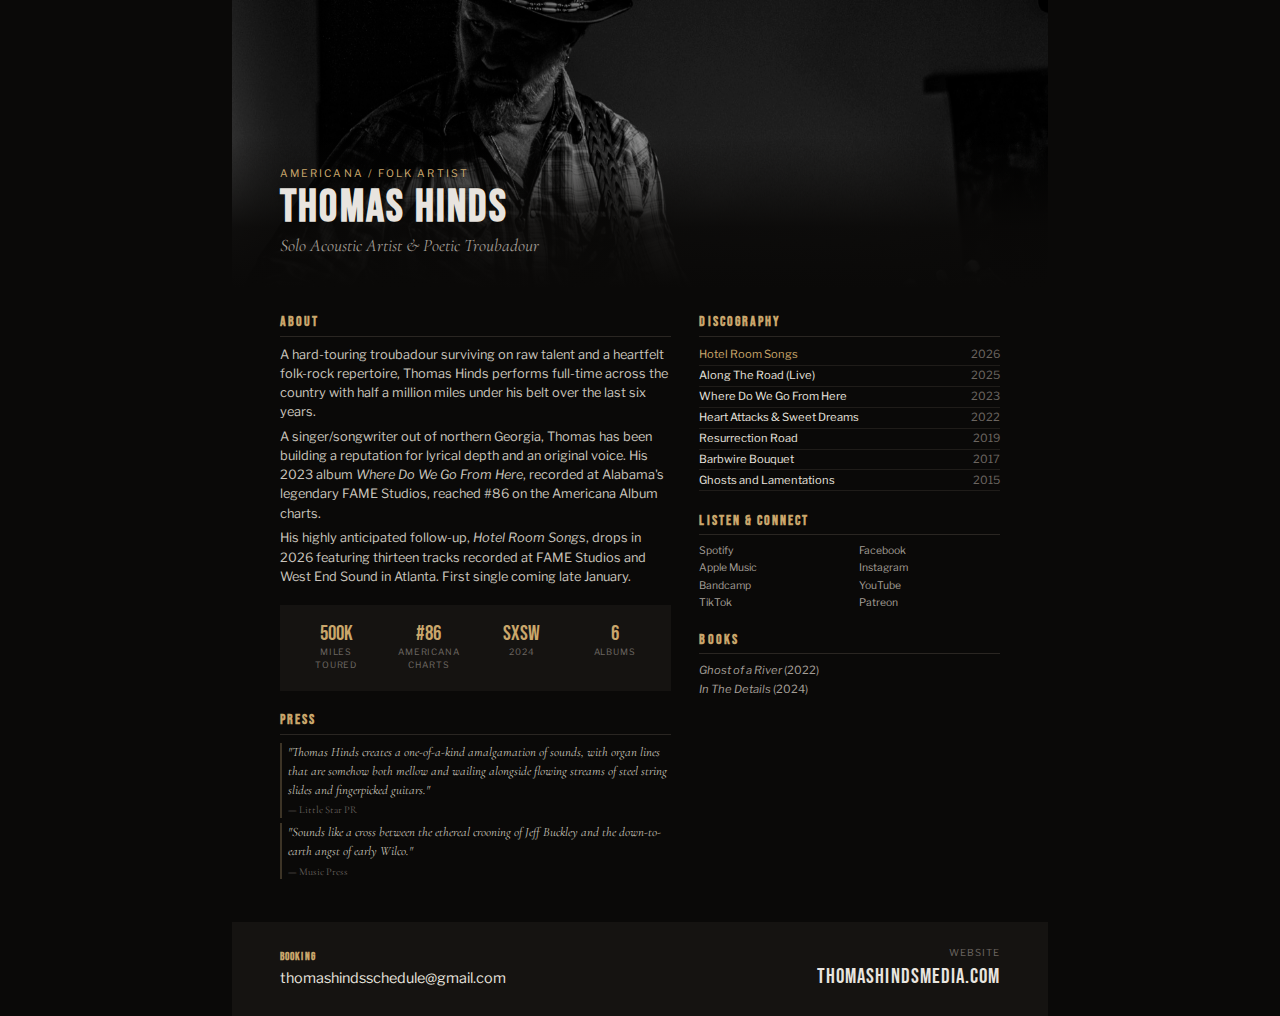
<file: press/epk.html>
<!DOCTYPE html>
<html lang="en">
<head>
    <meta charset="UTF-8">
    <meta name="viewport" content="width=device-width, initial-scale=1.0">
    <title>Thomas Hinds - Electronic Press Kit</title>
    <link rel="preconnect" href="https://fonts.googleapis.com">
    <link rel="preconnect" href="https://fonts.gstatic.com" crossorigin>
    <link href="https://fonts.googleapis.com/css2?family=Cormorant+Garamond:ital,wght@0,400;0,600;1,400&family=Libre+Franklin:wght@400;500;600&family=Bebas+Neue&display=swap" rel="stylesheet">
    <style>
        * {
            margin: 0;
            padding: 0;
            box-sizing: border-box;
        }

        @page {
            size: letter;
            margin: 0;
            background: #0a0908;
        }

        body {
            font-family: 'Libre Franklin', sans-serif;
            background: #0a0908;
            color: #e8e4df;
            line-height: 1.5;
            font-size: 10pt;
        }

        .epk {
            width: 8.5in;
            margin: 0 auto;
            background: #0a0908;
        }

        /* Header with photo */
        .header {
            position: relative;
            height: 3in;
            overflow: hidden;
        }

        .header-photo {
            width: 100%;
            height: 100%;
            object-fit: cover;
            object-position: center 20%;
            filter: brightness(0.7);
        }

        .header-overlay {
            position: absolute;
            bottom: 0;
            left: 0;
            right: 0;
            padding: 0.3in 0.5in;
            background: linear-gradient(transparent, rgba(10,9,8,0.9) 60%, #0a0908);
        }

        .genre-label {
            font-family: 'Libre Franklin', sans-serif;
            font-size: 0.65rem;
            text-transform: uppercase;
            letter-spacing: 0.2em;
            color: #c9a66b;
            margin-bottom: 0.25rem;
        }

        .artist-name {
            font-family: 'Bebas Neue', sans-serif;
            font-size: 2.8rem;
            letter-spacing: 0.05em;
            line-height: 1;
            margin-bottom: 0.15rem;
        }

        .tagline {
            font-family: 'Cormorant Garamond', serif;
            font-style: italic;
            font-size: 1.1rem;
            color: #a39e96;
        }

        /* Main content */
        .content {
            padding: 0.25in 0.5in;
        }

        .two-column {
            display: flex;
            gap: 0.3in;
        }

        .column-main {
            flex: 1.3;
        }

        .column-side {
            flex: 1;
        }

        .section-title {
            font-family: 'Bebas Neue', sans-serif;
            font-size: 0.85rem;
            letter-spacing: 0.15em;
            color: #c9a66b;
            margin-bottom: 0.5rem;
            padding-bottom: 0.2rem;
            border-bottom: 1px solid #2a2622;
        }

        .bio {
            font-size: 0.8rem;
            color: #c9c4bc;
            line-height: 1.5;
            margin-bottom: 0.2in;
        }

        .bio p {
            margin-bottom: 0.35rem;
        }

        /* Stats */
        .stats {
            display: flex;
            gap: 0.2in;
            margin-bottom: 0.2in;
            padding: 0.2in;
            background: #151311;
        }

        .stat {
            text-align: center;
            flex: 1;
        }

        .stat-number {
            font-family: 'Bebas Neue', sans-serif;
            font-size: 1.3rem;
            color: #c9a66b;
            line-height: 1;
        }

        .stat-label {
            font-size: 0.55rem;
            text-transform: uppercase;
            letter-spacing: 0.1em;
            color: #6b6560;
        }

        /* Quotes */
        .quotes {
            margin-bottom: 0.2in;
        }

        .quote {
            font-family: 'Cormorant Garamond', serif;
            font-style: italic;
            font-size: 0.8rem;
            margin-bottom: 0.3rem;
            padding-left: 0.4rem;
            border-left: 2px solid #3d3426;
            color: #c9c4bc;
        }

        .quote cite {
            font-style: normal;
            font-size: 0.65rem;
            color: #6b6560;
            display: block;
            margin-top: 0.15rem;
        }

        /* Discography */
        .discography {
            margin-bottom: 0.2in;
        }

        .album-list {
            list-style: none;
        }

        .album-list li {
            font-size: 0.7rem;
            padding: 0.1rem 0;
            border-bottom: 1px solid #1f1c19;
            display: flex;
            justify-content: space-between;
        }

        .album-list li span {
            color: #6b6560;
        }

        .album-list li.upcoming {
            color: #c9a66b;
        }

        /* Links */
        .links {
            margin-bottom: 0.2in;
        }

        .links-grid {
            display: grid;
            grid-template-columns: 1fr 1fr;
            gap: 0.1rem 0.2in;
            font-size: 0.65rem;
        }

        .links-grid a {
            color: #a39e96;
            text-decoration: none;
        }

        /* Books */
        .books {
            margin-bottom: 0.15in;
        }

        .book-list {
            font-size: 0.7rem;
            color: #a39e96;
        }

        .book-list p {
            margin-bottom: 0.1rem;
        }

        /* Contact footer */
        .contact-footer {
            background: #151311;
            padding: 0.25in 0.5in;
            display: flex;
            justify-content: space-between;
            align-items: center;
        }

        .contact-info h3 {
            font-family: 'Bebas Neue', sans-serif;
            font-size: 0.7rem;
            letter-spacing: 0.1em;
            color: #c9a66b;
            margin-bottom: 0.1rem;
        }

        .contact-email {
            font-size: 0.9rem;
            color: #e8e4df;
        }

        .contact-phone {
            font-size: 0.75rem;
            color: #a39e96;
        }

        .website {
            text-align: right;
        }

        .website-url {
            font-family: 'Bebas Neue', sans-serif;
            font-size: 1.3rem;
            letter-spacing: 0.05em;
            color: #e8e4df;
        }

        .website-label {
            font-size: 0.6rem;
            text-transform: uppercase;
            letter-spacing: 0.1em;
            color: #6b6560;
        }

        /* Print styles */
        @media print {
            body {
                -webkit-print-color-adjust: exact;
                print-color-adjust: exact;
            }
        }
    </style>
</head>
<body>
    <div class="epk">
        <header class="header">
            <img src="../images/gallery/cowboy-bw.jpg" alt="Thomas Hinds performing" class="header-photo">
            <div class="header-overlay">
                <p class="genre-label">Americana / Folk Artist</p>
                <h1 class="artist-name">Thomas Hinds</h1>
                <p class="tagline">Solo Acoustic Artist & Poetic Troubadour</p>
            </div>
        </header>

        <div class="content">
            <div class="two-column">
                <div class="column-main">
                    <section class="bio">
                        <h2 class="section-title">About</h2>
                        <p>A hard-touring troubadour surviving on raw talent and a heartfelt folk-rock repertoire, Thomas Hinds performs full-time across the country with half a million miles under his belt over the last six years.</p>
                        <p>A singer/songwriter out of northern Georgia, Thomas has been building a reputation for lyrical depth and an original voice. His 2023 album <em>Where Do We Go From Here</em>, recorded at Alabama's legendary FAME Studios, reached #86 on the Americana Album charts.</p>
                        <p>His highly anticipated follow-up, <em>Hotel Room Songs</em>, drops in 2026 featuring thirteen tracks recorded at FAME Studios and West End Sound in Atlanta. First single coming late January.</p>
                    </section>

                    <section class="stats">
                        <div class="stat">
                            <div class="stat-number">500K</div>
                            <div class="stat-label">Miles Toured</div>
                        </div>
                        <div class="stat">
                            <div class="stat-number">#86</div>
                            <div class="stat-label">Americana Charts</div>
                        </div>
                        <div class="stat">
                            <div class="stat-number">SXSW</div>
                            <div class="stat-label">2024</div>
                        </div>
                        <div class="stat">
                            <div class="stat-number">6</div>
                            <div class="stat-label">Albums</div>
                        </div>
                    </section>

                    <section class="quotes">
                        <h2 class="section-title">Press</h2>
                        <blockquote class="quote">
                            "Thomas Hinds creates a one-of-a-kind amalgamation of sounds, with organ lines that are somehow both mellow and wailing alongside flowing streams of steel string slides and fingerpicked guitars."
                            <cite>— Little Star PR</cite>
                        </blockquote>
                        <blockquote class="quote">
                            "Sounds like a cross between the ethereal crooning of Jeff Buckley and the down-to-earth angst of early Wilco."
                            <cite>— Music Press</cite>
                        </blockquote>
                    </section>
                </div>

                <div class="column-side">
                    <section class="discography">
                        <h2 class="section-title">Discography</h2>
                        <ul class="album-list">
                            <li class="upcoming">Hotel Room Songs <span>2026</span></li>
                            <li>Along The Road (Live) <span>2025</span></li>
                            <li>Where Do We Go From Here <span>2023</span></li>
                            <li>Heart Attacks & Sweet Dreams <span>2022</span></li>
                            <li>Resurrection Road <span>2019</span></li>
                            <li>Barbwire Bouquet <span>2017</span></li>
                            <li>Ghosts and Lamentations <span>2015</span></li>
                        </ul>
                    </section>

                    <section class="links">
                        <h2 class="section-title">Listen & Connect</h2>
                        <div class="links-grid">
                            <a href="https://open.spotify.com/artist/7wOxMZgaCVFRwfRT9tvqDH">Spotify</a>
                            <a href="https://www.facebook.com/profile.php?id=61552916633069">Facebook</a>
                            <a href="https://music.apple.com/us/artist/thomas-hinds/1004862632">Apple Music</a>
                            <a href="https://instagram.com/hindsight_musings">Instagram</a>
                            <a href="https://thomashindsmedia.bandcamp.com/">Bandcamp</a>
                            <a href="https://www.youtube.com/user/Tbone77777">YouTube</a>
                            <a href="https://www.tiktok.com/@hindsight_musings">TikTok</a>
                            <a href="https://www.patreon.com/thomashindsmusic">Patreon</a>
                        </div>
                    </section>

                    <section class="books">
                        <h2 class="section-title">Books</h2>
                        <div class="book-list">
                            <p><em>Ghost of a River</em> (2022)</p>
                            <p><em>In The Details</em> (2024)</p>
                        </div>
                    </section>
                </div>
            </div>
        </div>

        <footer class="contact-footer">
            <div class="contact-info">
                <h3>Booking</h3>
                <div class="contact-email">thomashindsschedule@gmail.com</div>
            </div>
            <div class="website">
                <div class="website-label">Website</div>
                <div class="website-url">thomashindsmedia.com</div>
            </div>
        </footer>
    </div>
</body>
</html>
</file>
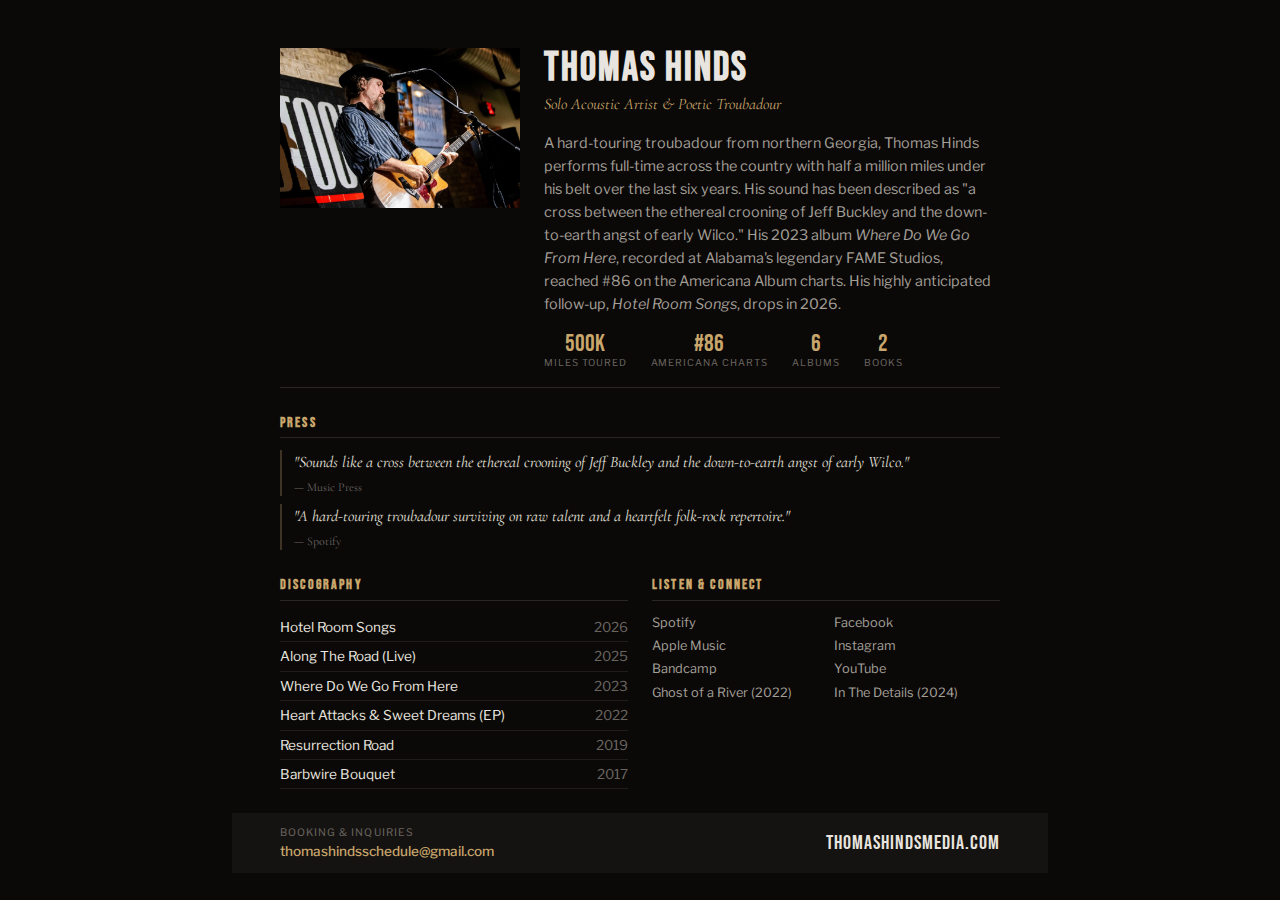
<file: press/one-sheet.html>
<!DOCTYPE html>
<html lang="en">
<head>
    <meta charset="UTF-8">
    <meta name="viewport" content="width=device-width, initial-scale=1.0">
    <title>Thomas Hinds - One Sheet</title>
    <link rel="preconnect" href="https://fonts.googleapis.com">
    <link rel="preconnect" href="https://fonts.gstatic.com" crossorigin>
    <link href="https://fonts.googleapis.com/css2?family=Cormorant+Garamond:ital,wght@0,400;0,600;1,400&family=Libre+Franklin:wght@400;500;600&family=Bebas+Neue&display=swap" rel="stylesheet">
    <style>
        * {
            margin: 0;
            padding: 0;
            box-sizing: border-box;
        }

        @page {
            size: letter;
            margin: 0.5in;
        }

        body {
            font-family: 'Libre Franklin', sans-serif;
            background: #0a0908;
            color: #e8e4df;
            line-height: 1.5;
            font-size: 11pt;
        }

        .one-sheet {
            max-width: 8.5in;
            margin: 0 auto;
            padding: 0.5in;
            background: #0a0908;
        }

        /* Header */
        .header {
            display: flex;
            gap: 1.5rem;
            margin-bottom: 1.5rem;
            padding-bottom: 1rem;
            border-bottom: 1px solid #2a2622;
        }

        .photo {
            width: 2.5in;
            flex-shrink: 0;
        }

        .photo img {
            width: 100%;
            height: auto;
            display: block;
        }

        .header-info {
            flex: 1;
        }

        .artist-name {
            font-family: 'Bebas Neue', sans-serif;
            font-size: 2.5rem;
            letter-spacing: 0.05em;
            line-height: 1;
            margin-bottom: 0.25rem;
        }

        .tagline {
            font-family: 'Cormorant Garamond', serif;
            font-style: italic;
            font-size: 1rem;
            color: #c9a66b;
            margin-bottom: 1rem;
        }

        .bio {
            font-size: 0.9rem;
            color: #a39e96;
            line-height: 1.6;
        }

        /* Stats row */
        .stats {
            display: flex;
            gap: 1.5rem;
            margin-top: 1rem;
        }

        .stat {
            text-align: center;
        }

        .stat-number {
            font-family: 'Bebas Neue', sans-serif;
            font-size: 1.5rem;
            color: #c9a66b;
            line-height: 1;
        }

        .stat-label {
            font-size: 0.6rem;
            text-transform: uppercase;
            letter-spacing: 0.1em;
            color: #6b6560;
        }

        /* Quotes */
        .quotes {
            margin-bottom: 1.5rem;
        }

        .section-title {
            font-family: 'Bebas Neue', sans-serif;
            font-size: 0.9rem;
            letter-spacing: 0.15em;
            color: #c9a66b;
            margin-bottom: 0.75rem;
            padding-bottom: 0.25rem;
            border-bottom: 1px solid #2a2622;
        }

        .quote {
            font-family: 'Cormorant Garamond', serif;
            font-style: italic;
            font-size: 1rem;
            margin-bottom: 0.5rem;
            padding-left: 0.75rem;
            border-left: 2px solid #3d3426;
        }

        .quote cite {
            font-style: normal;
            font-size: 0.75rem;
            color: #6b6560;
            display: block;
            margin-top: 0.25rem;
        }

        /* Two column layout */
        .columns {
            display: flex;
            gap: 1.5rem;
            margin-bottom: 1.5rem;
        }

        .column {
            flex: 1;
        }

        /* Discography */
        .album-list {
            list-style: none;
        }

        .album-list li {
            font-size: 0.85rem;
            padding: 0.25rem 0;
            border-bottom: 1px solid #1f1c19;
            display: flex;
            justify-content: space-between;
        }

        .album-list li span {
            color: #6b6560;
        }

        /* Links */
        .links-grid {
            display: grid;
            grid-template-columns: 1fr 1fr;
            gap: 0.25rem 1rem;
            font-size: 0.8rem;
        }

        .links-grid a {
            color: #a39e96;
            text-decoration: none;
        }

        /* Contact footer */
        .contact-footer {
            background: #151311;
            margin: 0 -0.5in -0.5in -0.5in;
            padding: 0.75rem 0.5in;
            display: flex;
            justify-content: space-between;
            align-items: center;
        }

        .booking-info {
            font-size: 0.85rem;
        }

        .booking-label {
            font-size: 0.65rem;
            text-transform: uppercase;
            letter-spacing: 0.1em;
            color: #6b6560;
        }

        .booking-email {
            color: #c9a66b;
            font-weight: 500;
        }

        .website {
            font-family: 'Bebas Neue', sans-serif;
            font-size: 1.25rem;
            letter-spacing: 0.05em;
            color: #e8e4df;
        }

        /* Print styles */
        @media print {
            body {
                background: white;
                color: #1a1a1a;
                -webkit-print-color-adjust: exact;
                print-color-adjust: exact;
            }

            .one-sheet {
                background: white;
                padding: 0;
            }

            .bio, .links-grid a {
                color: #444;
            }

            .contact-footer {
                background: #f5f5f5;
            }
        }
    </style>
</head>
<body>
    <div class="one-sheet">
        <header class="header">
            <div class="photo">
                <img src="../images/thomas-portrait.jpg" alt="Thomas Hinds">
            </div>
            <div class="header-info">
                <h1 class="artist-name">Thomas Hinds</h1>
                <p class="tagline">Solo Acoustic Artist & Poetic Troubadour</p>
                <p class="bio">A hard-touring troubadour from northern Georgia, Thomas Hinds performs full-time across the country with half a million miles under his belt over the last six years. His sound has been described as "a cross between the ethereal crooning of Jeff Buckley and the down-to-earth angst of early Wilco." His 2023 album <em>Where Do We Go From Here</em>, recorded at Alabama's legendary FAME Studios, reached #86 on the Americana Album charts. His highly anticipated follow-up, <em>Hotel Room Songs</em>, drops in 2026.</p>
                <div class="stats">
                    <div class="stat">
                        <div class="stat-number">500K</div>
                        <div class="stat-label">Miles Toured</div>
                    </div>
                    <div class="stat">
                        <div class="stat-number">#86</div>
                        <div class="stat-label">Americana Charts</div>
                    </div>
                    <div class="stat">
                        <div class="stat-number">6</div>
                        <div class="stat-label">Albums</div>
                    </div>
                    <div class="stat">
                        <div class="stat-number">2</div>
                        <div class="stat-label">Books</div>
                    </div>
                </div>
            </div>
        </header>

        <section class="quotes">
            <h2 class="section-title">Press</h2>
            <blockquote class="quote">
                "Sounds like a cross between the ethereal crooning of Jeff Buckley and the down-to-earth angst of early Wilco."
                <cite>— Music Press</cite>
            </blockquote>
            <blockquote class="quote">
                "A hard-touring troubadour surviving on raw talent and a heartfelt folk-rock repertoire."
                <cite>— Spotify</cite>
            </blockquote>
        </section>

        <div class="columns">
            <div class="column">
                <h2 class="section-title">Discography</h2>
                <ul class="album-list">
                    <li>Hotel Room Songs <span>2026</span></li>
                    <li>Along The Road (Live) <span>2025</span></li>
                    <li>Where Do We Go From Here <span>2023</span></li>
                    <li>Heart Attacks & Sweet Dreams (EP) <span>2022</span></li>
                    <li>Resurrection Road <span>2019</span></li>
                    <li>Barbwire Bouquet <span>2017</span></li>
                </ul>
            </div>
            <div class="column">
                <h2 class="section-title">Listen & Connect</h2>
                <div class="links-grid">
                    <a href="https://open.spotify.com/artist/7wOxMZgaCVFRwfRT9tvqDH">Spotify</a>
                    <a href="https://www.facebook.com/profile.php?id=61552916633069">Facebook</a>
                    <a href="https://music.apple.com/us/artist/thomas-hinds/1004862632">Apple Music</a>
                    <a href="https://instagram.com/hindsight_musings">Instagram</a>
                    <a href="https://thomashindsmedia.bandcamp.com/">Bandcamp</a>
                    <a href="https://www.youtube.com/user/Tbone77777">YouTube</a>
                    <a href="https://www.amazon.com/Ghost-River-Thomas-Hinds-ebook/dp/B0BKWLL678">Ghost of a River (2022)</a>
                    <a href="https://www.amazon.com/Details-Thomas-Hinds/dp/B0DP6WMHQ3">In The Details (2024)</a>
                </div>
            </div>
        </div>

        <footer class="contact-footer">
            <div class="booking-info">
                <div class="booking-label">Booking & Inquiries</div>
                <div class="booking-email">thomashindsschedule@gmail.com</div>
            </div>
            <div class="website">thomashindsmedia.com</div>
        </footer>
    </div>
</body>
</html>
</file>
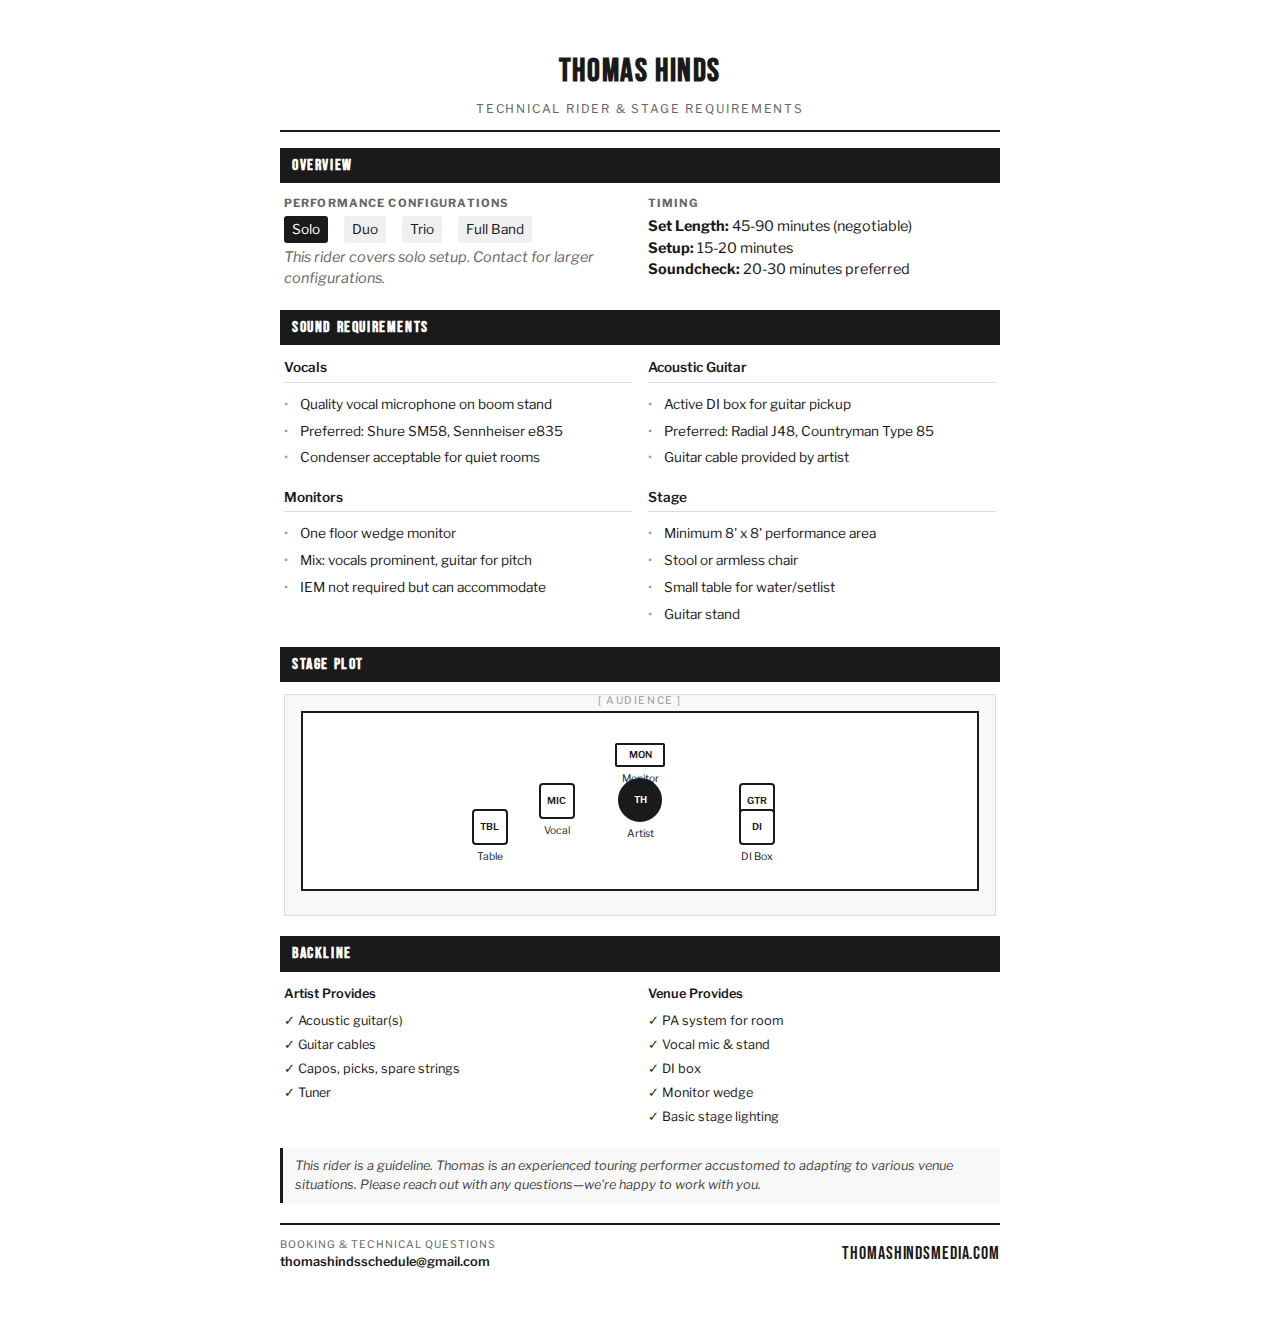
<file: press/tech-rider.html>
<!DOCTYPE html>
<html lang="en">
<head>
    <meta charset="UTF-8">
    <meta name="viewport" content="width=device-width, initial-scale=1.0">
    <title>Thomas Hinds - Technical Rider</title>
    <link rel="preconnect" href="https://fonts.googleapis.com">
    <link rel="preconnect" href="https://fonts.gstatic.com" crossorigin>
    <link href="https://fonts.googleapis.com/css2?family=Libre+Franklin:wght@400;500;600;700&family=Bebas+Neue&display=swap" rel="stylesheet">
    <style>
        * {
            margin: 0;
            padding: 0;
            box-sizing: border-box;
        }

        @page {
            size: letter;
            margin: 0.6in;
        }

        body {
            font-family: 'Libre Franklin', sans-serif;
            font-size: 10pt;
            line-height: 1.5;
            color: #1a1a1a;
            background: white;
        }

        .rider {
            max-width: 8.5in;
            margin: 0 auto;
            padding: 0.5in;
        }

        /* Header */
        .header {
            text-align: center;
            padding-bottom: 0.75rem;
            border-bottom: 2px solid #1a1a1a;
            margin-bottom: 1rem;
        }

        .artist-name {
            font-family: 'Bebas Neue', sans-serif;
            font-size: 2rem;
            letter-spacing: 0.05em;
            margin-bottom: 0.25rem;
        }

        .document-title {
            font-size: 0.75rem;
            text-transform: uppercase;
            letter-spacing: 0.15em;
            color: #666;
        }

        /* Sections */
        .section {
            margin-bottom: 1.25rem;
        }

        .section-title {
            font-family: 'Bebas Neue', sans-serif;
            font-size: 1rem;
            letter-spacing: 0.1em;
            background: #1a1a1a;
            color: white;
            padding: 0.35rem 0.75rem;
            margin-bottom: 0.75rem;
        }

        .section-content {
            padding: 0 0.25rem;
        }

        /* Overview grid */
        .overview-grid {
            display: grid;
            grid-template-columns: 1fr 1fr;
            gap: 1rem;
        }

        .overview-box h4 {
            font-size: 0.7rem;
            text-transform: uppercase;
            letter-spacing: 0.1em;
            color: #666;
            margin-bottom: 0.25rem;
        }

        .overview-box p {
            font-size: 0.9rem;
        }

        .config-list {
            list-style: none;
            display: flex;
            gap: 1rem;
        }

        .config-list li {
            font-size: 0.85rem;
            padding: 0.2rem 0.5rem;
            background: #f0f0f0;
            border-radius: 3px;
        }

        .config-list li.primary {
            background: #1a1a1a;
            color: white;
        }

        /* Requirements lists */
        .req-grid {
            display: grid;
            grid-template-columns: 1fr 1fr;
            gap: 1rem;
        }

        .req-box h4 {
            font-weight: 600;
            font-size: 0.85rem;
            margin-bottom: 0.5rem;
            padding-bottom: 0.25rem;
            border-bottom: 1px solid #ddd;
        }

        .req-box ul {
            list-style: none;
            font-size: 0.85rem;
        }

        .req-box li {
            padding: 0.2rem 0;
            padding-left: 1rem;
            position: relative;
        }

        .req-box li::before {
            content: "•";
            position: absolute;
            left: 0;
            color: #999;
        }

        .req-note {
            font-size: 0.75rem;
            color: #666;
            font-style: italic;
            margin-top: 0.25rem;
        }

        /* Stage Plot */
        .stage-plot {
            background: #f8f8f8;
            border: 1px solid #ddd;
            padding: 1rem;
            margin: 0.5rem 0;
        }

        .stage-plot-title {
            text-align: center;
            font-size: 0.7rem;
            text-transform: uppercase;
            letter-spacing: 0.1em;
            color: #666;
            margin-bottom: 0.75rem;
        }

        .stage-diagram {
            position: relative;
            height: 180px;
            background: white;
            border: 2px solid #1a1a1a;
            margin-bottom: 0.5rem;
        }

        .audience-label {
            position: absolute;
            top: -20px;
            left: 50%;
            transform: translateX(-50%);
            font-size: 0.65rem;
            text-transform: uppercase;
            letter-spacing: 0.15em;
            color: #999;
        }

        .stage-item {
            position: absolute;
            text-align: center;
            font-size: 0.65rem;
        }

        .stage-item .icon {
            width: 36px;
            height: 36px;
            border: 2px solid #1a1a1a;
            border-radius: 4px;
            display: flex;
            align-items: center;
            justify-content: center;
            margin: 0 auto 0.25rem;
            font-size: 0.6rem;
            font-weight: 600;
            background: white;
        }

        .stage-item.monitor .icon {
            width: 50px;
            height: 24px;
            border-radius: 2px;
        }

        .stage-item.artist .icon {
            border-radius: 50%;
            background: #1a1a1a;
            color: white;
            width: 44px;
            height: 44px;
        }

        .monitor { top: 30px; left: 50%; transform: translateX(-50%); }
        .mic { top: 70px; left: 35%; }
        .artist { top: 65px; left: 50%; transform: translateX(-50%); }
        .guitar-stand { top: 70px; right: 30%; }
        .table { bottom: 25px; left: 25%; }
        .di-box { bottom: 25px; right: 30%; }

        .stage-legend {
            display: flex;
            justify-content: center;
            gap: 1.5rem;
            font-size: 0.65rem;
            color: #666;
        }

        /* Two column layout */
        .two-col {
            display: grid;
            grid-template-columns: 1fr 1fr;
            gap: 1rem;
        }

        /* Backline */
        .backline-grid {
            display: grid;
            grid-template-columns: 1fr 1fr;
            gap: 1rem;
        }

        .backline-box h4 {
            font-weight: 600;
            font-size: 0.8rem;
            margin-bottom: 0.35rem;
        }

        .backline-box ul {
            list-style: none;
            font-size: 0.8rem;
        }

        .backline-box li {
            padding: 0.15rem 0;
        }

        /* Contact footer */
        .contact-footer {
            margin-top: 1rem;
            padding-top: 0.75rem;
            border-top: 2px solid #1a1a1a;
            display: flex;
            justify-content: space-between;
            align-items: center;
        }

        .contact-info {
            font-size: 0.8rem;
        }

        .contact-label {
            font-size: 0.65rem;
            text-transform: uppercase;
            letter-spacing: 0.1em;
            color: #666;
        }

        .contact-email {
            font-weight: 600;
        }

        .website {
            font-family: 'Bebas Neue', sans-serif;
            font-size: 1.1rem;
            letter-spacing: 0.05em;
        }

        .note-box {
            background: #f8f8f8;
            border-left: 3px solid #1a1a1a;
            padding: 0.5rem 0.75rem;
            font-size: 0.8rem;
            font-style: italic;
            color: #444;
        }

        @media print {
            body { -webkit-print-color-adjust: exact; print-color-adjust: exact; }
            .rider { padding: 0; }
        }
    </style>
</head>
<body>
    <div class="rider">
        <header class="header">
            <h1 class="artist-name">Thomas Hinds</h1>
            <p class="document-title">Technical Rider & Stage Requirements</p>
        </header>

        <section class="section">
            <h2 class="section-title">Overview</h2>
            <div class="section-content">
                <div class="overview-grid">
                    <div class="overview-box">
                        <h4>Performance Configurations</h4>
                        <ul class="config-list">
                            <li class="primary">Solo</li>
                            <li>Duo</li>
                            <li>Trio</li>
                            <li>Full Band</li>
                        </ul>
                        <p class="req-note">This rider covers solo setup. Contact for larger configurations.</p>
                    </div>
                    <div class="overview-box">
                        <h4>Timing</h4>
                        <p><strong>Set Length:</strong> 45-90 minutes (negotiable)</p>
                        <p><strong>Setup:</strong> 15-20 minutes</p>
                        <p><strong>Soundcheck:</strong> 20-30 minutes preferred</p>
                    </div>
                </div>
            </div>
        </section>

        <section class="section">
            <h2 class="section-title">Sound Requirements</h2>
            <div class="section-content">
                <div class="req-grid">
                    <div class="req-box">
                        <h4>Vocals</h4>
                        <ul>
                            <li>Quality vocal microphone on boom stand</li>
                            <li>Preferred: Shure SM58, Sennheiser e835</li>
                            <li>Condenser acceptable for quiet rooms</li>
                        </ul>
                    </div>
                    <div class="req-box">
                        <h4>Acoustic Guitar</h4>
                        <ul>
                            <li>Active DI box for guitar pickup</li>
                            <li>Preferred: Radial J48, Countryman Type 85</li>
                            <li>Guitar cable provided by artist</li>
                        </ul>
                    </div>
                    <div class="req-box">
                        <h4>Monitors</h4>
                        <ul>
                            <li>One floor wedge monitor</li>
                            <li>Mix: vocals prominent, guitar for pitch</li>
                            <li>IEM not required but can accommodate</li>
                        </ul>
                    </div>
                    <div class="req-box">
                        <h4>Stage</h4>
                        <ul>
                            <li>Minimum 8' x 8' performance area</li>
                            <li>Stool or armless chair</li>
                            <li>Small table for water/setlist</li>
                            <li>Guitar stand</li>
                        </ul>
                    </div>
                </div>
            </div>
        </section>

        <section class="section">
            <h2 class="section-title">Stage Plot</h2>
            <div class="section-content">
                <div class="stage-plot">
                    <div class="stage-diagram">
                        <span class="audience-label">[ Audience ]</span>
                        <div class="stage-item monitor">
                            <div class="icon">MON</div>
                            <span>Monitor</span>
                        </div>
                        <div class="stage-item mic">
                            <div class="icon">MIC</div>
                            <span>Vocal</span>
                        </div>
                        <div class="stage-item artist">
                            <div class="icon">TH</div>
                            <span>Artist</span>
                        </div>
                        <div class="stage-item guitar-stand">
                            <div class="icon">GTR</div>
                            <span>Stand</span>
                        </div>
                        <div class="stage-item table">
                            <div class="icon">TBL</div>
                            <span>Table</span>
                        </div>
                        <div class="stage-item di-box">
                            <div class="icon">DI</div>
                            <span>DI Box</span>
                        </div>
                    </div>
                </div>
            </div>
        </section>

        <section class="section">
            <h2 class="section-title">Backline</h2>
            <div class="section-content">
                <div class="backline-grid">
                    <div class="backline-box">
                        <h4>Artist Provides</h4>
                        <ul>
                            <li>✓ Acoustic guitar(s)</li>
                            <li>✓ Guitar cables</li>
                            <li>✓ Capos, picks, spare strings</li>
                            <li>✓ Tuner</li>
                        </ul>
                    </div>
                    <div class="backline-box">
                        <h4>Venue Provides</h4>
                        <ul>
                            <li>✓ PA system for room</li>
                            <li>✓ Vocal mic & stand</li>
                            <li>✓ DI box</li>
                            <li>✓ Monitor wedge</li>
                            <li>✓ Basic stage lighting</li>
                        </ul>
                    </div>
                </div>
            </div>
        </section>

        <section class="section">
            <div class="note-box">
                This rider is a guideline. Thomas is an experienced touring performer accustomed to adapting to various venue situations. Please reach out with any questions—we're happy to work with you.
            </div>
        </section>

        <footer class="contact-footer">
            <div class="contact-info">
                <div class="contact-label">Booking & Technical Questions</div>
                <div class="contact-email">thomashindsschedule@gmail.com</div>
            </div>
            <div class="website">thomashindsmedia.com</div>
        </footer>
    </div>
</body>
</html>
</file>
